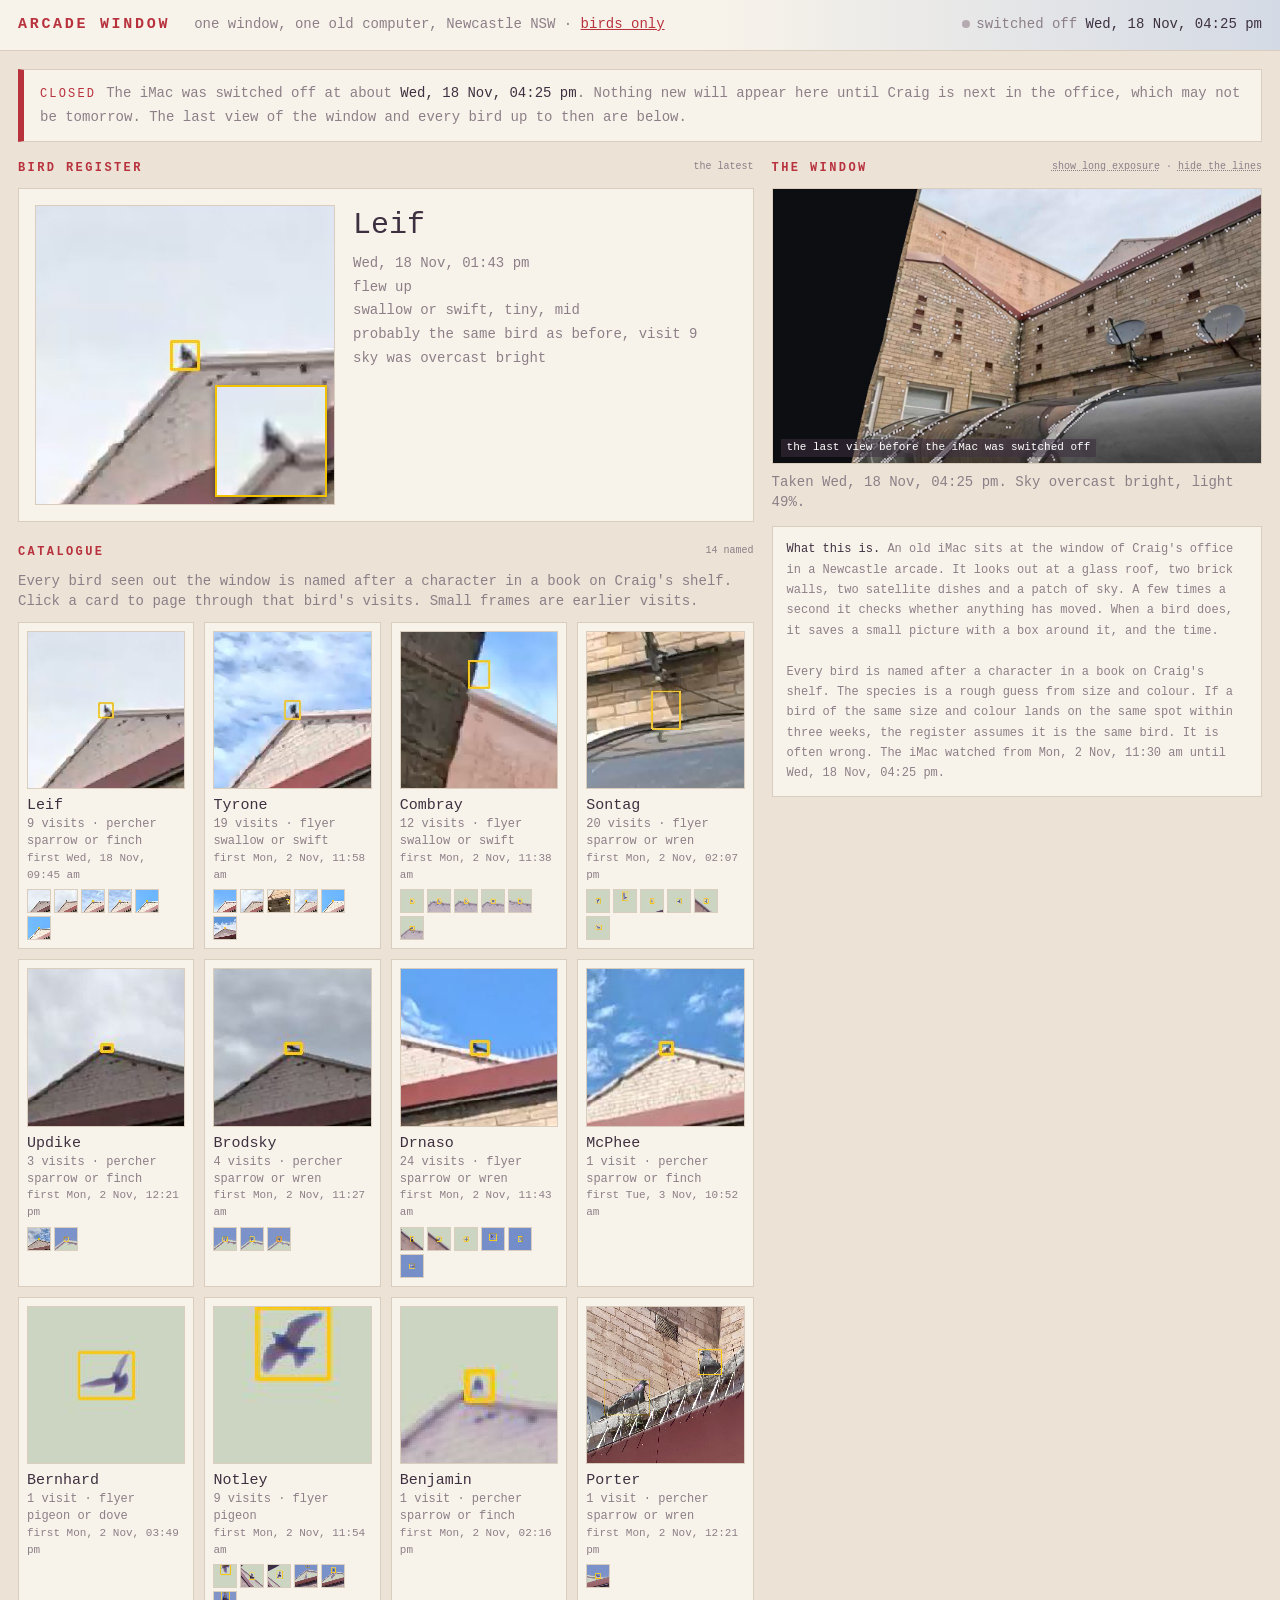
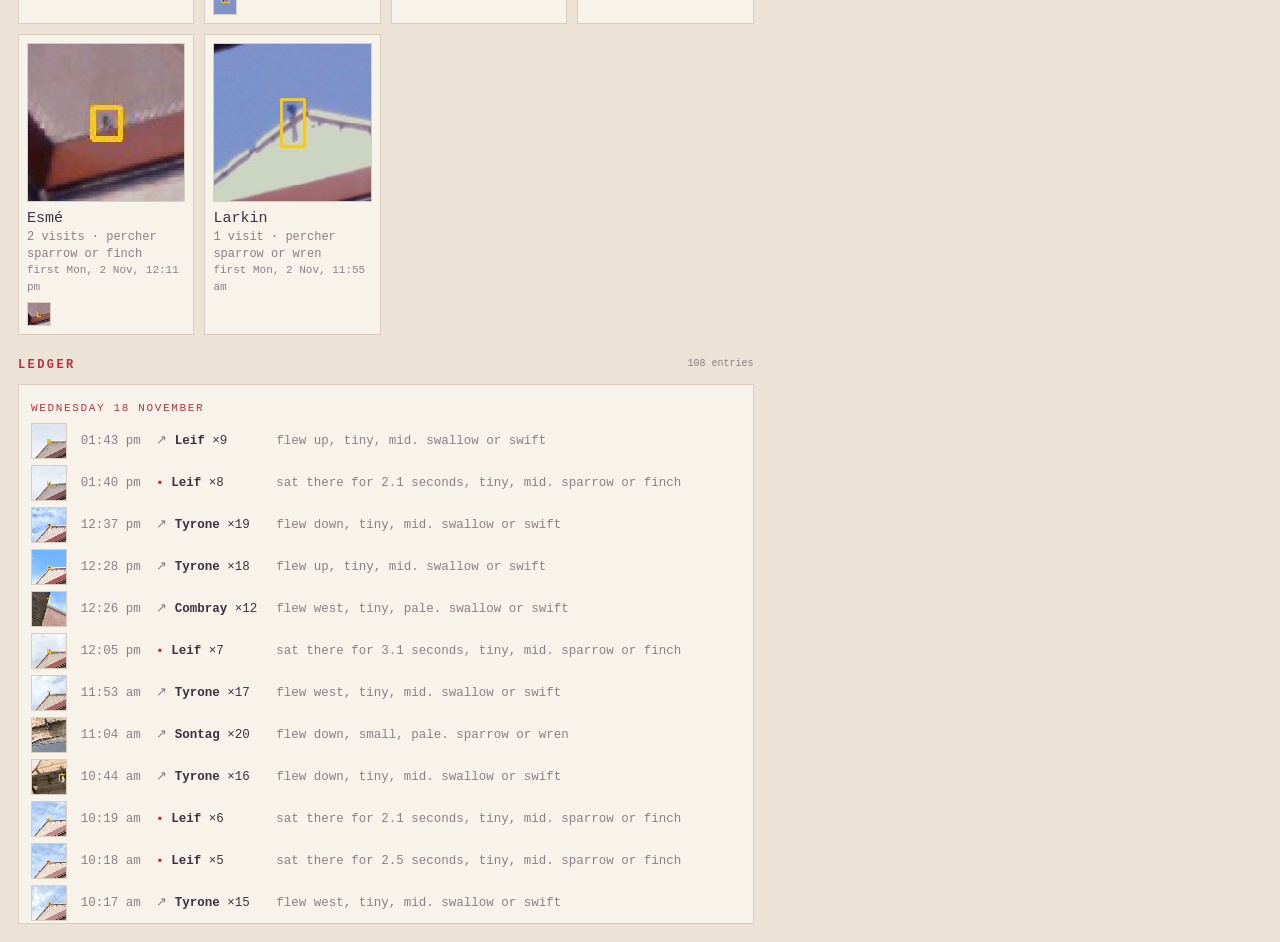
<file: index.html>
<!DOCTYPE html>
<html lang="en">
<head>
<meta charset="utf-8">
<meta name="viewport" content="width=device-width, initial-scale=1">
<title>Arcade Window</title>
<meta name="description" content="An old iMac at an office window in a Newcastle arcade keeps a register of every bird that goes past.">
<link rel="stylesheet" href="register.css">
</head>
<body>
<header>
  <h1>Arcade Window</h1>
  <span class="sub">one window, one old computer, Newcastle NSW · <a href="birds.html">birds only</a></span>
  <span class="live"><span class="dot" id="dot"></span><span id="livetxt">waiting for the iMac…</span></span>
</header>

<main>
  <div class="closed" id="closed" hidden></div>
  <section>
    <h2>Bird Register <small>the latest</small></h2>
    <div class="latest empty" id="latestwrap">
      <div class="shot">
        <img id="birdimg" alt="" src="[data-uri]">
        <img id="birdzoom" class="zoom" alt="a closer look" hidden>
      </div>
      <div>
        <div class="name" id="birdname">No birds yet</div>
        <div class="meta" id="birdmeta">Nothing has crossed the window yet.</div>
      </div>
    </div>

    <h2>Catalogue <small id="catcount"></small></h2>
    <div class="muted" style="margin-bottom:10px">Every bird seen out the window is named after a character in a book on Craig's shelf. Click a card to page through that bird's visits. Small frames are earlier visits.</div>
    <div class="gallery" id="gallery"></div>

    <h2>Ledger <small id="ledgercount"></small></h2>
    <div class="ledger"><table id="ledger"></table></div>
  </section>

  <aside id="window">
    <h2>The Window <small><span class="toggle" id="lxtoggle">show long exposure</span> · <span class="toggle" id="edgetoggle">hide the lines</span></small></h2>
    <div class="window">
      <img id="lx" alt="the view from the window, a few minutes ago">
      <canvas id="geom"></canvas>
      <div class="tag" id="viewtag">the view a few minutes ago</div>
    </div>
    <div class="muted" id="viewtime" style="margin-top:8px"></div>
    <div class="about">
      <b>What this is.</b> An old iMac sits at the window of Craig's office in a Newcastle arcade. It looks out at a glass roof, two brick walls, two satellite dishes and a patch of sky.
      A few times a second it checks whether anything has moved. When a bird does, it saves a small picture with a box around it, and the time.
      <br><br>Every bird is named after a character in a book on Craig's shelf. The species is a rough guess from size and colour. If a bird of the same size and colour lands on the same spot within three weeks, the register assumes it is the same bird. It is often wrong.<span id="uptime"></span>
    </div>
  </aside>
</main>

<div class="box" id="box">
  <span id="boxclose">×</span>
  <div class="inner">
    <img class="main" id="boximg" alt="">
    <div class="side">
      <figure class="closer" id="boxcloser" hidden><img id="boxzoom" alt="a closer look"><figcaption id="boxzoomcap"></figcaption></figure>
      <div id="boxcap"></div>
      <div class="nav"><span id="boxprev">← older</span><span id="boxnext">newer →</span></div>
      <div class="nav" id="boxcount"></div>
    </div>
  </div>
</div>
<div class="box" id="viewbox"><img class="big" id="bigview" alt=""></div>

<script src="register.js"></script>
</body>
</html>
</file>
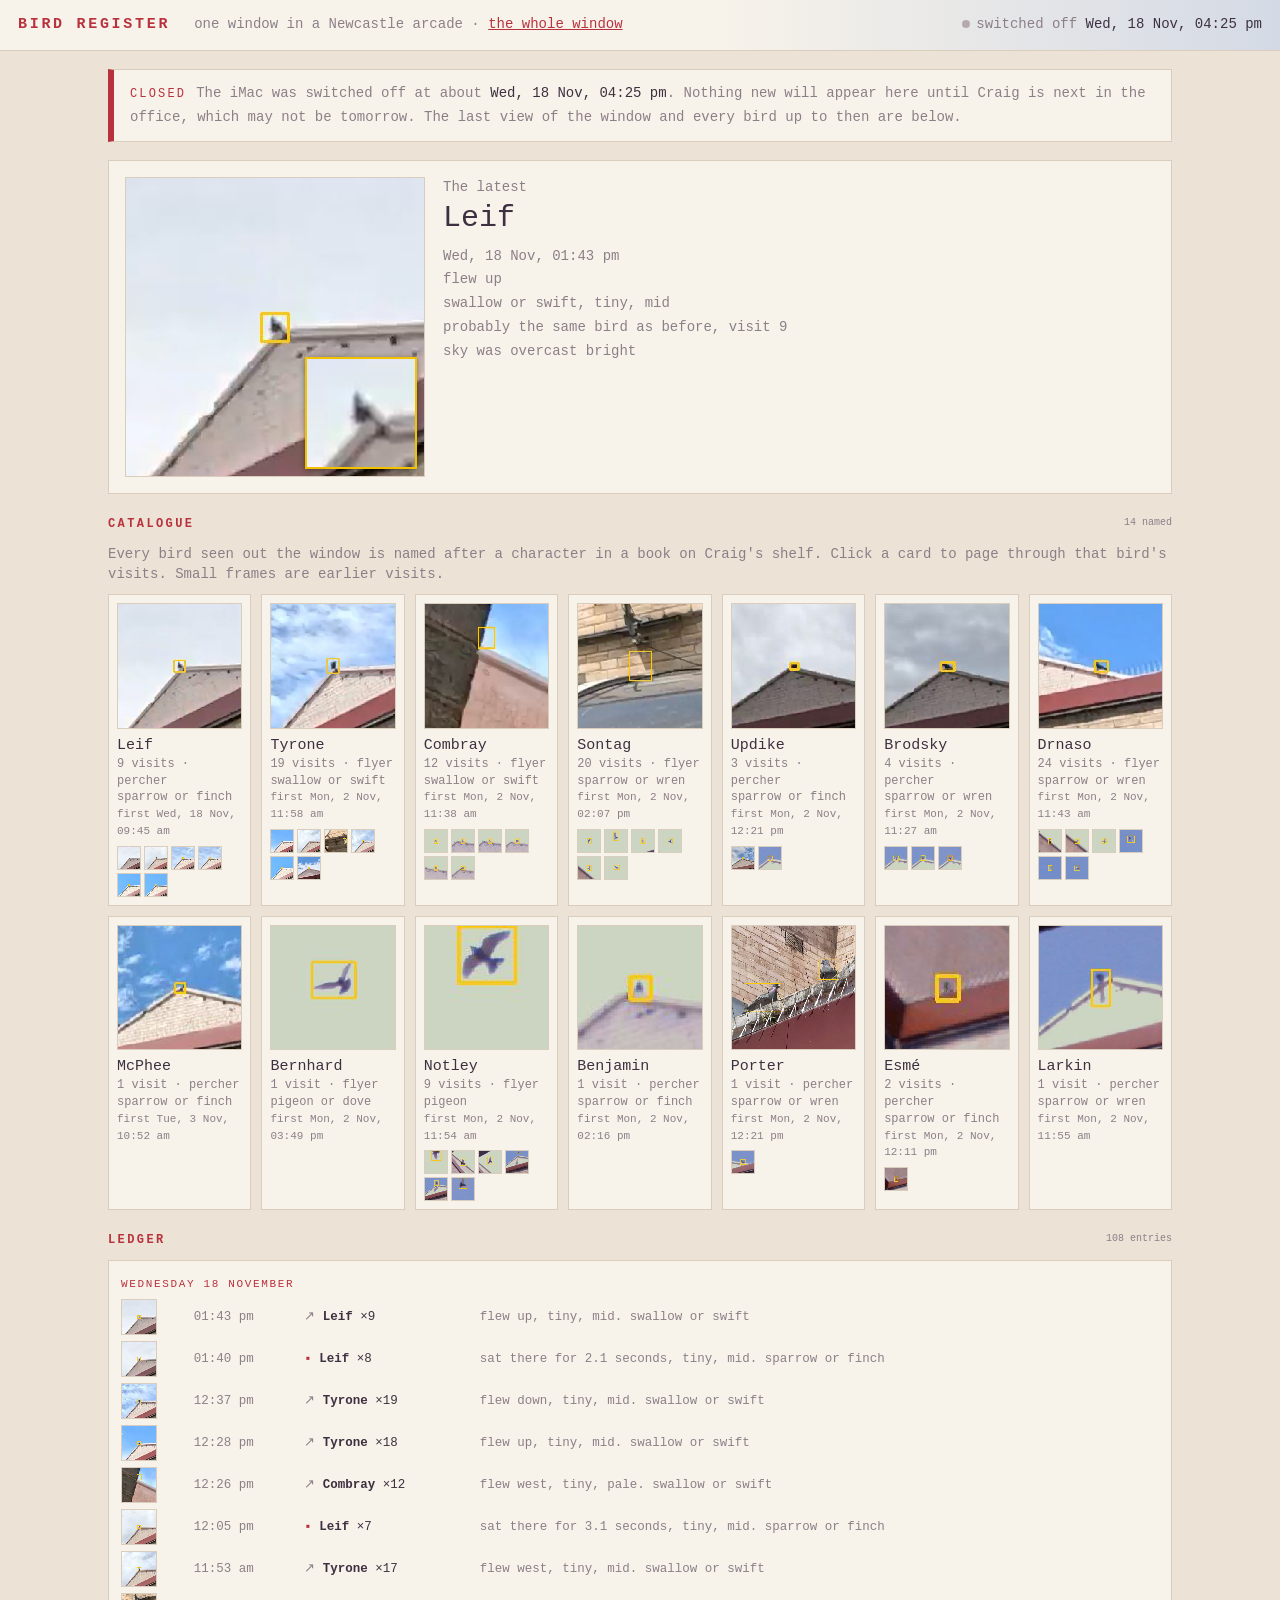
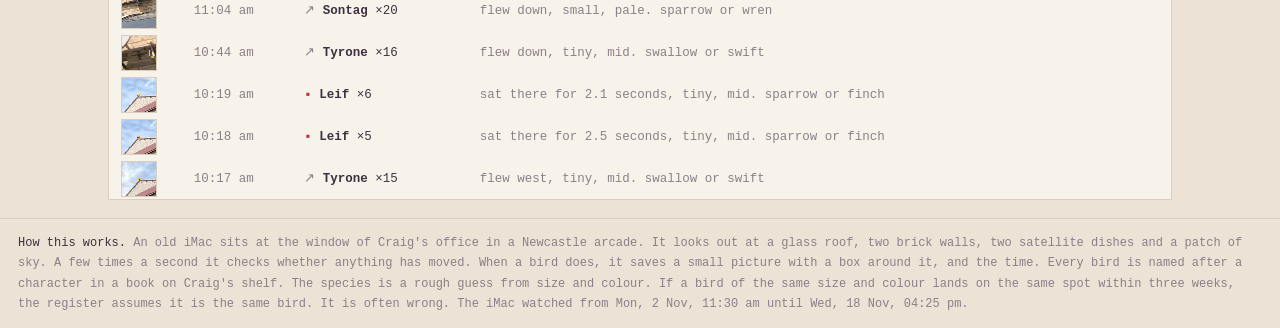
<file: birds.html>
<!DOCTYPE html>
<html lang="en">
<head>
<meta charset="utf-8">
<meta name="viewport" content="width=device-width, initial-scale=1">
<title>Bird Register · Arcade Window</title>
<meta name="description" content="Every bird that has gone past an office window in a Newcastle arcade, with a box around it, the time, and a name from a book on the shelf.">
<link rel="stylesheet" href="register.css">
</head>
<body>
<header>
  <h1>Bird Register</h1>
  <span class="sub">one window in a Newcastle arcade · <a href="./">the whole window</a></span>
  <span class="live"><span class="dot" id="dot"></span><span id="livetxt">waiting for the iMac…</span></span>
</header>

<main class="single">
  <div class="closed" id="closed" hidden></div>
  <section>
    <div class="latest empty" id="latestwrap">
      <div class="shot">
        <img id="birdimg" alt="" src="[data-uri]">
        <img id="birdzoom" class="zoom" alt="a closer look" hidden>
      </div>
      <div>
        <div class="muted">The latest</div>
        <div class="name" id="birdname">No birds yet</div>
        <div class="meta" id="birdmeta">Nothing has crossed the window yet.</div>
      </div>
    </div>

    <h2>Catalogue <small id="catcount"></small></h2>
    <div class="muted" style="margin-bottom:10px">Every bird seen out the window is named after a character in a book on Craig's shelf. Click a card to page through that bird's visits. Small frames are earlier visits.</div>
    <div class="gallery" id="gallery"></div>

    <h2>Ledger <small id="ledgercount"></small></h2>
    <div class="ledger"><table id="ledger"></table></div>
  </section>
</main>

<footer>
  <b>How this works.</b> An old iMac sits at the window of Craig's office in a Newcastle arcade. It looks out at a glass roof, two brick walls, two satellite dishes and a patch of sky.
  A few times a second it checks whether anything has moved. When a bird does, it saves a small picture with a box around it, and the time.
  Every bird is named after a character in a book on Craig's shelf. The species is a rough guess from size and colour. If a bird of the same size and colour lands on the same spot within three weeks, the register assumes it is the same bird. It is often wrong.<span id="uptime"></span>
</footer>

<div class="box" id="box">
  <span id="boxclose">×</span>
  <div class="inner">
    <img class="main" id="boximg" alt="">
    <div class="side">
      <figure class="closer" id="boxcloser" hidden><img id="boxzoom" alt="a closer look"><figcaption id="boxzoomcap"></figcaption></figure>
      <div id="boxcap"></div>
      <div class="nav"><span id="boxprev">← older</span><span id="boxnext">newer →</span></div>
      <div class="nav" id="boxcount"></div>
    </div>
  </div>
</div>

<script src="register.js"></script>
</body>
</html>
</file>
<file: register.css>
:root{
  /* lifted from the view: brick cream, sandstone, shadow mauve, parapet red, the sky as it is right now */
  --bg:#ece3d6; --panel:#f8f3ea; --ink:#3d3040; --dim:#8c7f88; --red:#b8323e; --line:#d9cdbd; --sky:#7380b1;
}
*{box-sizing:border-box}
html,body{margin:0;background:var(--bg);color:var(--ink);font:14px/1.45 "IBM Plex Mono","SF Mono",Menlo,Consolas,monospace}
a{color:var(--red)}
header{display:flex;flex-wrap:wrap;gap:8px 24px;align-items:baseline;padding:14px 18px;border-bottom:1px solid var(--line);background:linear-gradient(90deg,var(--panel) 0 55%,var(--sky));transition:background 6s ease}
header h1{font-size:15px;letter-spacing:.18em;margin:0;text-transform:uppercase;color:var(--red)}
header .sub{color:var(--dim)}
header .live{margin-left:auto;color:var(--dim)}
header .live b{color:var(--ink);font-weight:500}
.dot{display:inline-block;width:8px;height:8px;border-radius:50%;background:var(--red);margin-right:6px;box-shadow:0 0 6px rgba(184,50,62,.5);vertical-align:middle}
.dot.stale{background:#b5aab0;box-shadow:none}
main{display:grid;grid-template-columns:3fr 2fr;gap:18px;padding:18px;max-width:1500px;margin:0 auto}
main.single{grid-template-columns:1fr;max-width:1100px}
@media (max-width:980px){main{grid-template-columns:1fr}}
h2{font-size:12px;letter-spacing:.2em;text-transform:uppercase;color:var(--red);margin:22px 0 10px;display:flex;justify-content:space-between;gap:10px}
h2:first-child{margin-top:0}
h2 small{color:var(--dim);letter-spacing:0;text-transform:none;font-weight:400}
.muted{color:var(--dim)}
.toggle{cursor:pointer;color:var(--dim);text-decoration:underline dotted}
/* latest bird */
.latest{display:grid;grid-template-columns:300px 1fr;gap:18px;background:var(--panel);border:1px solid var(--line);padding:16px}
@media (max-width:600px){.latest{grid-template-columns:1fr}}
.latest img{width:300px;height:300px;object-fit:cover;border:1px solid var(--line);background:var(--bg);image-rendering:pixelated;display:block;cursor:zoom-in}
.latest .name{font-size:30px;line-height:1.1;margin:4px 0 10px}
.latest .meta{color:var(--dim);line-height:1.7}
.latest .meta b{color:var(--ink);font-weight:500}
.latest.empty img{display:none}
/* catalogue */
.gallery{display:grid;grid-template-columns:repeat(auto-fill,minmax(140px,1fr));gap:10px}
.gb{background:var(--panel);border:1px solid var(--line);padding:8px;font-size:12px;color:var(--dim);line-height:1.4;cursor:zoom-in}
.gb:hover{border-color:var(--red)}
.gb img{width:100%;aspect-ratio:1;object-fit:cover;border:1px solid var(--line);display:block;margin-bottom:6px;image-rendering:pixelated;background:var(--bg)}
.gb b{color:var(--ink);font-weight:500;display:block;font-size:15px}
.gb .when{font-size:11px}
.gb .more{display:flex;gap:3px;margin-top:6px;flex-wrap:wrap}
.gb .more img{width:24px;height:24px;margin:0;aspect-ratio:auto}
.gb .more img:hover{border-color:var(--red)}
/* ledger */
.ledger{background:var(--panel);border:1px solid var(--line);padding:6px 12px;font-size:12.5px;max-height:60vh;overflow:auto}
.ledger table{border-collapse:collapse;width:100%}
.ledger td{padding:3px 10px 3px 0;vertical-align:middle;white-space:nowrap}
.ledger td.s{white-space:normal;color:var(--dim)}
.ledger td.t{color:var(--dim)}
.ledger td.i img{width:36px;height:36px;object-fit:cover;border:1px solid var(--line);display:block;image-rendering:pixelated}
.ledger tr[data-i]{cursor:zoom-in}
.ledger tr[data-i]:hover td{background:#efe6d8}
.ledger tr.day td{color:var(--red);font-size:11px;letter-spacing:.15em;text-transform:uppercase;padding-top:10px}
.ledger tr.flyer td:nth-child(3)::before{content:"↗ ";color:var(--dim)}
.ledger tr.percher td:nth-child(3)::before{content:"▪ ";color:var(--red)}
/* the window */
.window{position:relative;width:100%;aspect-ratio:16/9;border:1px solid var(--line);background:var(--bg);overflow:hidden}
.window img{position:absolute;inset:0;width:100%;height:100%;object-fit:fill;cursor:zoom-in}
.window canvas{position:absolute;inset:0;width:100%;height:100%;pointer-events:none}
.window .tag{position:absolute;left:8px;bottom:6px;color:#fff;font-size:11px;background:rgba(61,48,64,.55);padding:1px 6px;pointer-events:none}
.about{background:var(--panel);border:1px solid var(--line);padding:12px 14px;color:var(--dim);font-size:12px;line-height:1.7;margin-top:14px}
.about b{color:var(--ink);font-weight:500}
/* lightbox */
.box{position:fixed;inset:0;background:rgba(40,30,42,.86);display:none;align-items:center;justify-content:center;z-index:10;padding:20px}
.box.open{display:flex}
.box .inner{display:grid;grid-template-columns:auto 280px;gap:18px;align-items:start;max-width:96vw}
@media (max-width:700px){.box .inner{grid-template-columns:1fr}}
.box img.main{max-width:min(70vw,720px);max-height:80vh;width:auto;height:auto;image-rendering:pixelated;border:1px solid #fff2;background:#000;display:block}
.box .side{color:#eadfd0;font-size:13px;line-height:1.7}
.box .side b{color:#fff;font-weight:500;font-size:20px}
.box .nav{margin-top:14px;display:flex;gap:14px;align-items:center;color:#c9bcc6;font-size:12px}
.box .nav span{cursor:pointer;color:#fff;border:1px solid #fff4;padding:3px 10px}
.box .nav span:hover{border-color:#fff}
.box #boxclose{position:absolute;top:14px;right:18px;color:#fff;font-size:22px;cursor:pointer}
.box img.big{max-width:96vw;max-height:92vh;border:1px solid #fff2}
footer{padding:14px 18px;color:var(--dim);font-size:12px;border-top:1px solid var(--line);line-height:1.7}
footer b{color:var(--ink);font-weight:500}

.ledger tr.photo td:nth-child(3)::before{content:"◉ ";color:var(--dim)}
.box img.main.photo{image-rendering:auto}

/* closed for the day */
.closed{grid-column:1/-1;background:var(--panel);border:1px solid var(--line);border-left:6px solid var(--red);padding:12px 16px;line-height:1.7;color:var(--dim)}
.closed b{color:var(--ink);font-weight:500}
.closed .word{color:var(--red);letter-spacing:.18em;text-transform:uppercase;font-size:12px;margin-right:10px}
.closed[hidden]{display:none}
/* closer look: an enlarged crop of the bird from the full-size frame */
.latest .shot{position:relative;width:300px;height:300px}
.latest img.zoom{position:absolute;right:8px;bottom:8px;width:112px;height:112px;border:2px solid #f2c200;box-shadow:0 1px 6px #0006;cursor:zoom-in;image-rendering:auto}
.latest img.zoom[hidden]{display:none}
.box .closer{margin:0 0 14px}
.box .closer img{width:240px;height:auto;border:2px solid #f2c200;display:block;image-rendering:auto}
.box .closer figcaption{font-size:11px;color:#c9bcc6;margin-top:4px}
.box .closer[hidden]{display:none}
</file>
